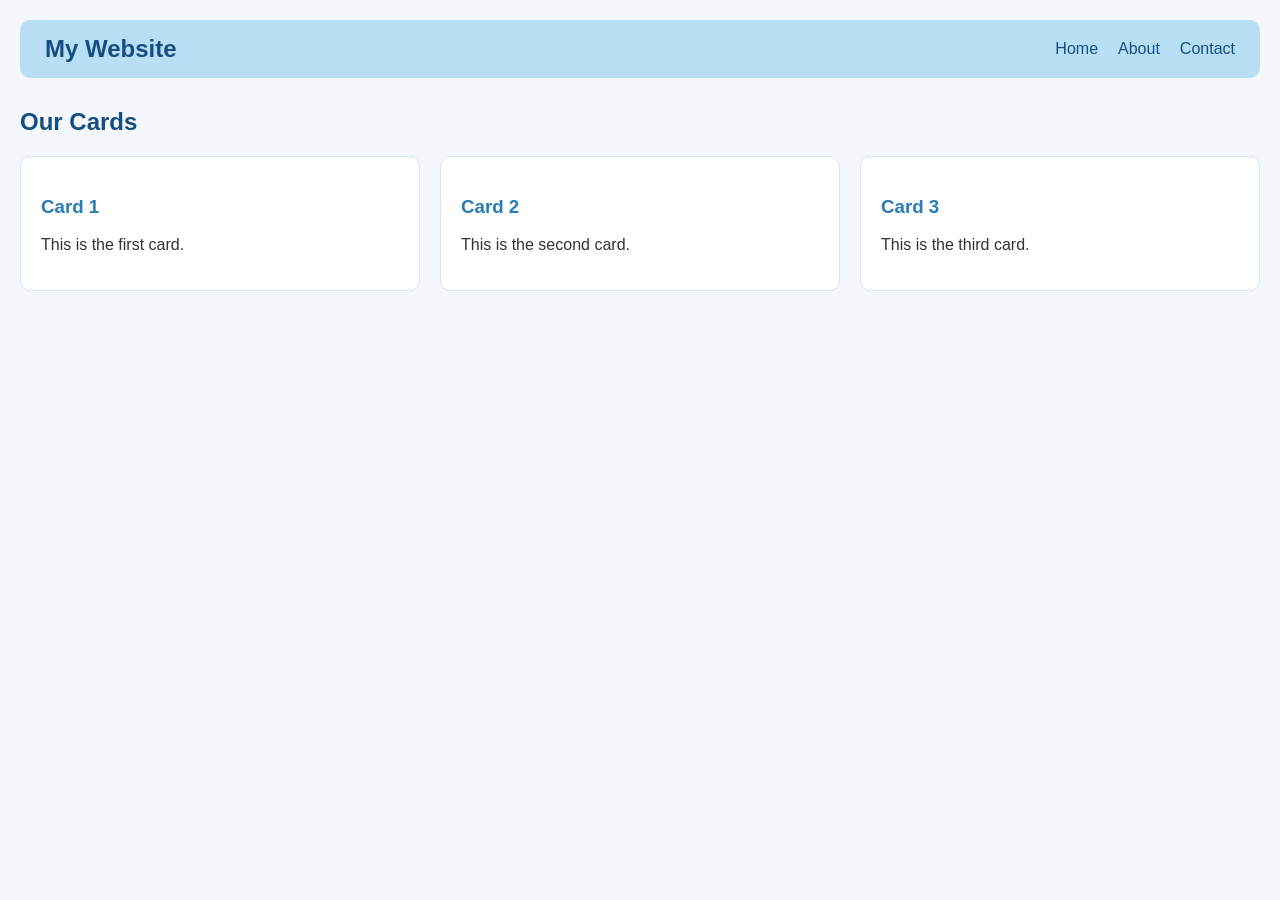
<file: ex00/index.html>
<!DOCTYPE html>
<html lang="en">
<head>
    <meta charset="UTF-8">
    <meta name="viewport" content="width=device-width, initial-scale=1.0">
    <title>Flexbox Layout</title>
    <link rel="stylesheet" href="style.css">
</head>
<body>

    <nav class="nav-container">
        <h1>My Website</h1>

        <div class="nav-links">
            <a href="#">Home</a>
            <a href="#">About</a>
            <a href="#">Contact</a>
        </div>
    </nav>

    <main>
        <h2>Our Cards</h2>

        <div class="card-container">
            <div class="card">
                <h3>Card 1</h3>
                <p>This is the first card.</p>
            </div>

            <div class="card">
                <h3>Card 2</h3>
                <p>This is the second card.</p>
            </div>

            <div class="card">
                <h3>Card 3</h3>
                <p>This is the third card.</p>
            </div>
        </div>
    </main>

</body>
</html>
</file>
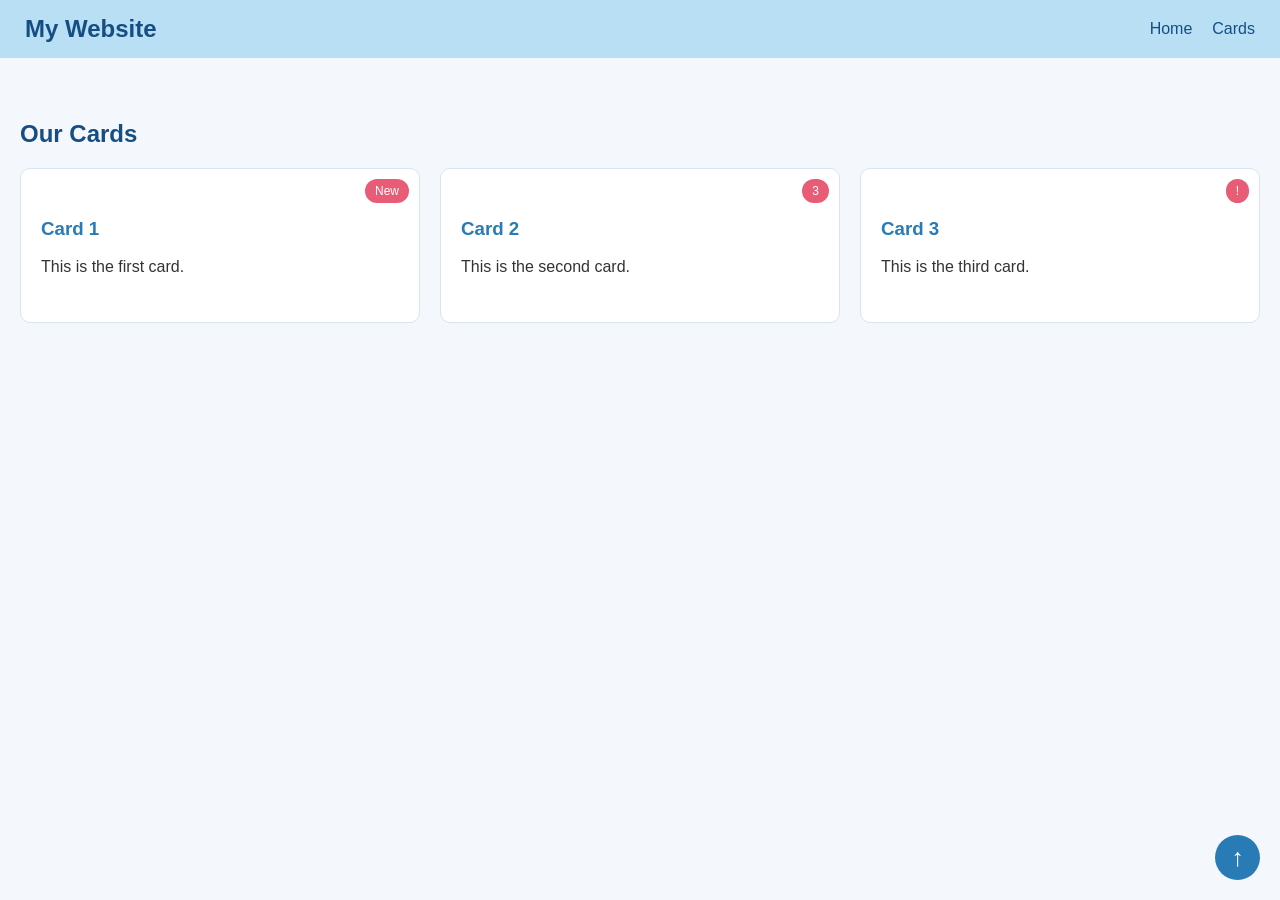
<file: ex01/index.html>
<!DOCTYPE html>
<html lang="en">
<head>
    <meta charset="UTF-8">
    <meta name="viewport" content="width=device-width, initial-scale=1.0">
    <title>Positioning Layout</title>
    <link rel="stylesheet" href="style.css">
</head>
<body id="top">

    <nav class="nav-container">
        <h1>My Website</h1>
        <div class="nav-links">
            <a href="#top">Home</a>
            <a href="#cards">Cards</a>
        </div>
    </nav>

    <main>
        <h2>Our Cards</h2>

        <div class="card-container" id="cards">

            <div class="card">
                <span class="badge">New</span>
                <h3>Card 1</h3>
                <p>This is the first card.</p>
            </div>

            <div class="card">
                <span class="badge">3</span>
                <h3>Card 2</h3>
                <p>This is the second card.</p>
            </div>

            <div class="card">
                <span class="badge">!</span>
                <h3>Card 3</h3>
                <p>This is the third card.</p>
            </div>

        </div>
    </main>

    <a class="back-to-top" href="#top">↑</a>

</body>
</html>
</file>
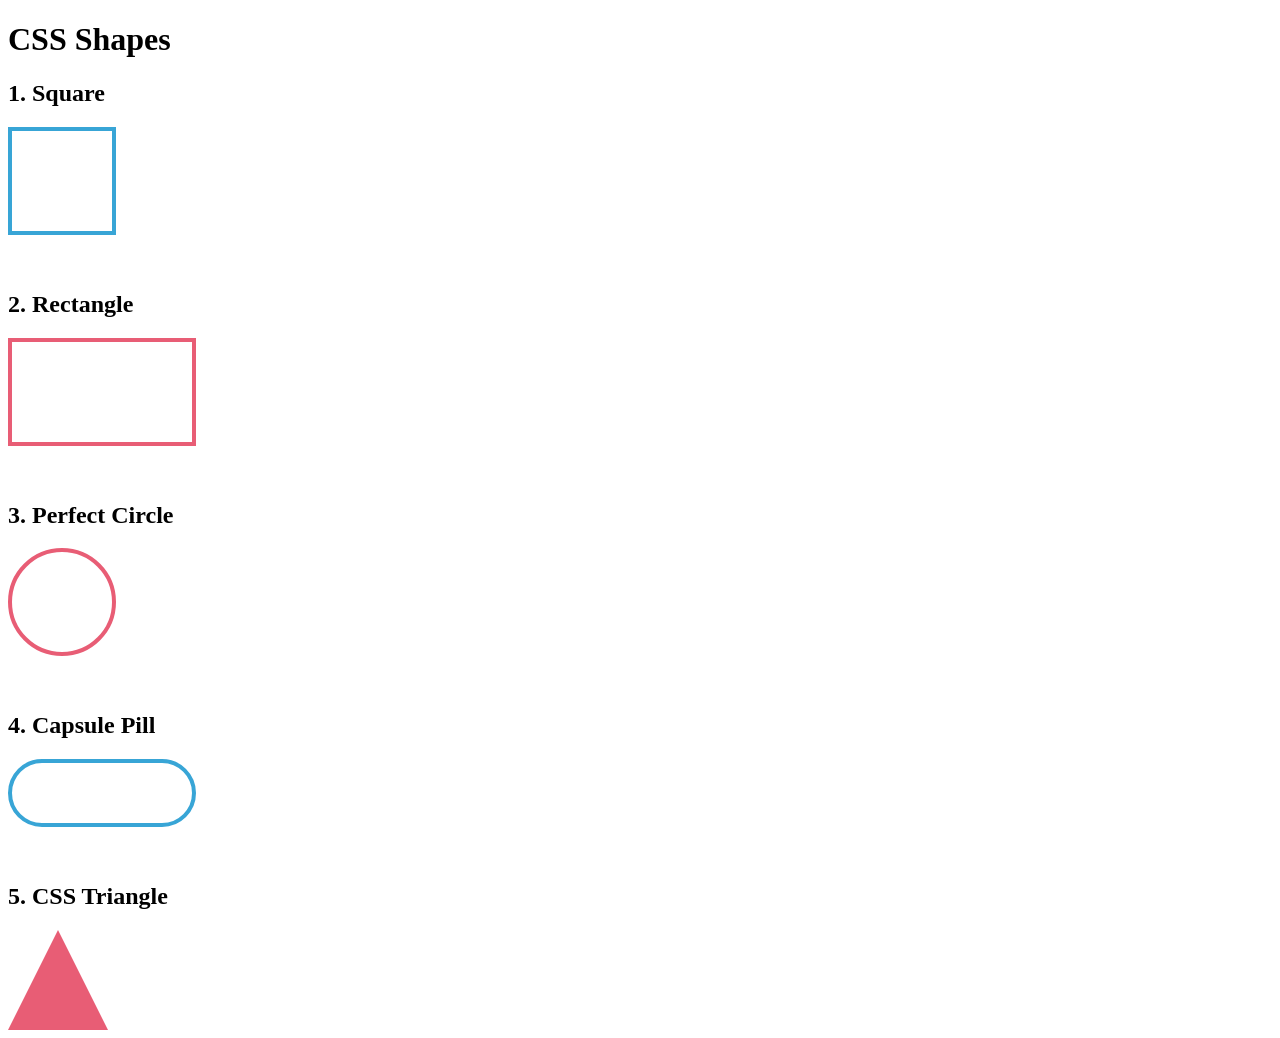
<file: ex02/index.html>
<!DOCTYPE html>
<html lang="en">
<head>
    <meta charset="UTF-8">
    <meta name="viewport" content="width=device-width, initial-scale=1.0">
    <title>CSS Shapes</title>
    <link rel="stylesheet" href="style.css">
</head>
<body>

    <h1>CSS Shapes</h1>

    <h2>1. Square</h2>
    <div class="square"></div>
    <br><br>

    <h2>2. Rectangle</h2>
    <div class="rectangle"></div>
    <br><br>

    <h2>3. Perfect Circle</h2>
    <div class="circle"></div>
    <br><br>

    <h2>4. Capsule Pill</h2>
    <div class="pill"></div>
    <br><br>

    <h2>5. CSS Triangle</h2>
    <div class="triangle"></div>

</body>
</html>
</file>
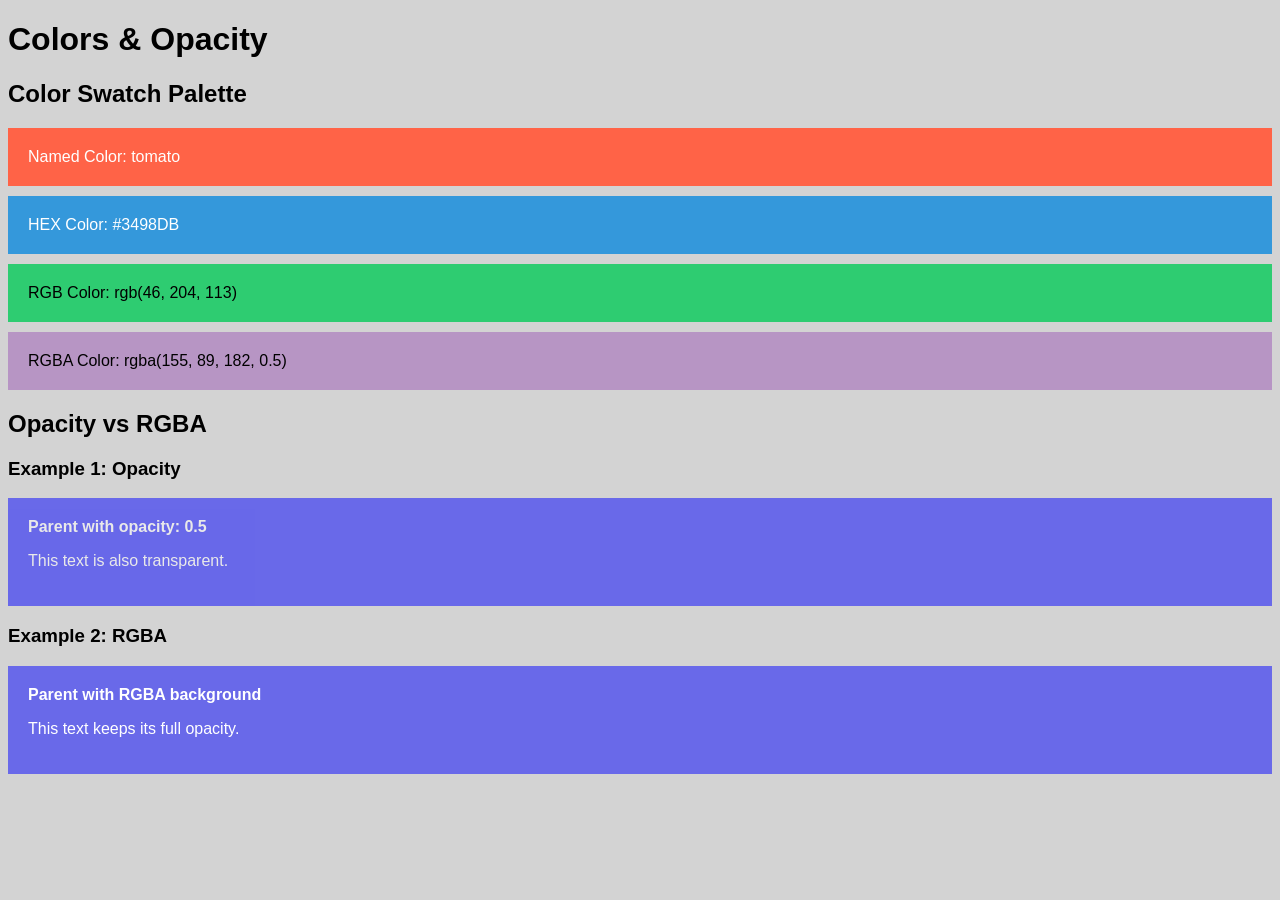
<file: ex03/index.html>
<!DOCTYPE html>
<html lang="en">
<head>
    <meta charset="UTF-8">
    <meta name="viewport" content="width=device-width, initial-scale=1.0">
    <title>Colors and Opacity</title>
    <link rel="stylesheet" href="style.css">
</head>
<body>

    <h1>Colors &amp; Opacity</h1>

    <h2>Color Swatch Palette</h2>

    <div class="named-color">Named Color: tomato</div>
    <div class="hex-color">HEX Color: #3498DB</div>
    <div class="rgb-color">RGB Color: rgb(46, 204, 113)</div>
    <div class="rgba-color">RGBA Color: rgba(155, 89, 182, 0.5)</div>

    <h2>Opacity vs RGBA</h2>

    <h3>Example 1: Opacity</h3>
    <div class="opacity-example">
        <strong>Parent with opacity: 0.5</strong>
        <p>This text is also transparent.</p>
    </div>

    <h3>Example 2: RGBA</h3>
    <div class="rgba-example">
        <strong>Parent with RGBA background</strong>
        <p>This text keeps its full opacity.</p>
    </div>

</body>
</html>
</file>
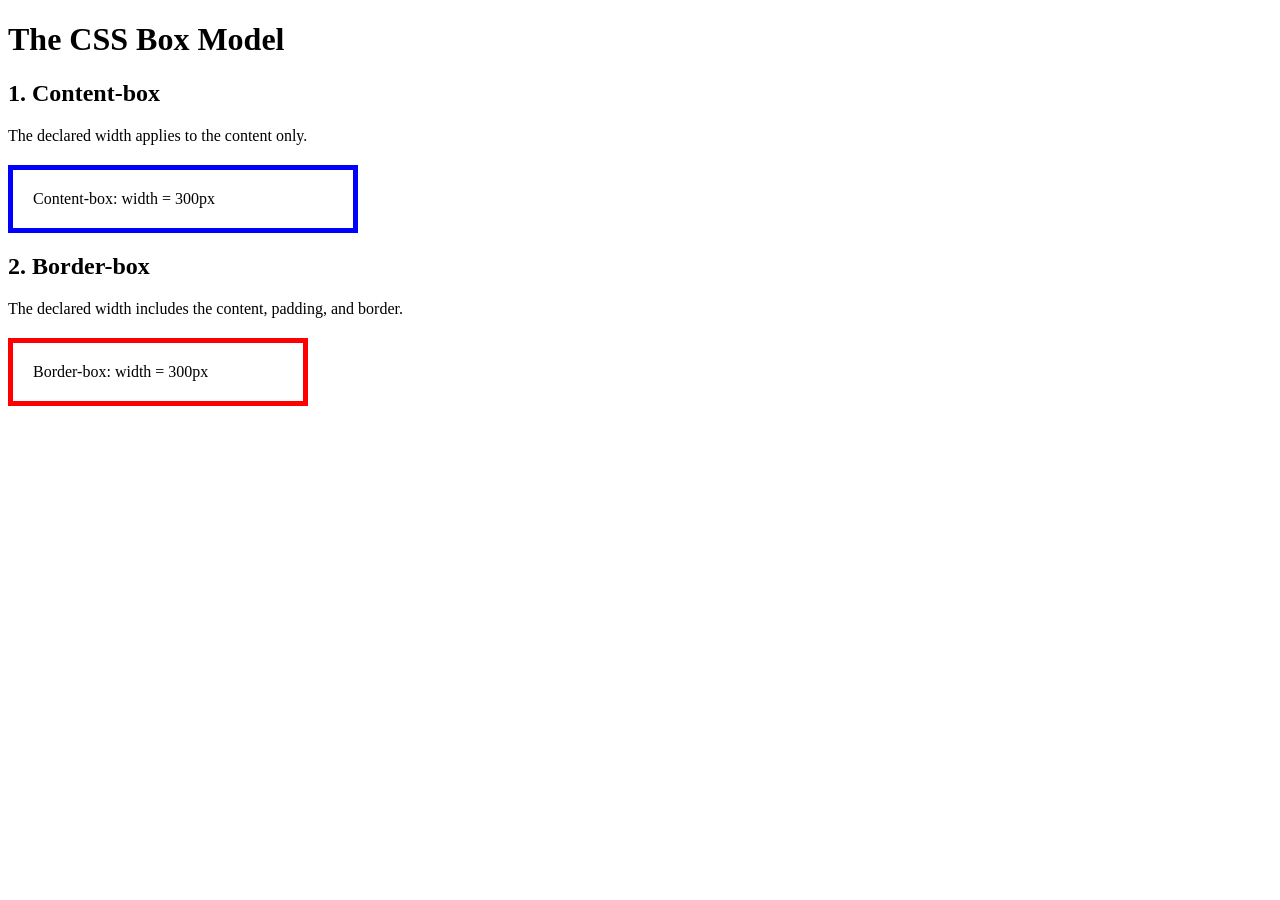
<file: ex04/index.html>
<!DOCTYPE html>
<html lang="en">
<head>
    <meta charset="UTF-8">
    <meta name="viewport" content="width=device-width, initial-scale=1.0">
    <title>The Box Model</title>
    <link rel="stylesheet" href="style.css">
</head>
<body>

    <h1>The CSS Box Model</h1>

    <h2>1. Content-box</h2>
    <p>The declared width applies to the content only.</p>

    <div class="content-box">
        Content-box: width = 300px
    </div>

    <h2>2. Border-box</h2>
    <p>The declared width includes the content, padding, and border.</p>

    <div class="border-box">
        Border-box: width = 300px
    </div>

</body>
</html>
</file>
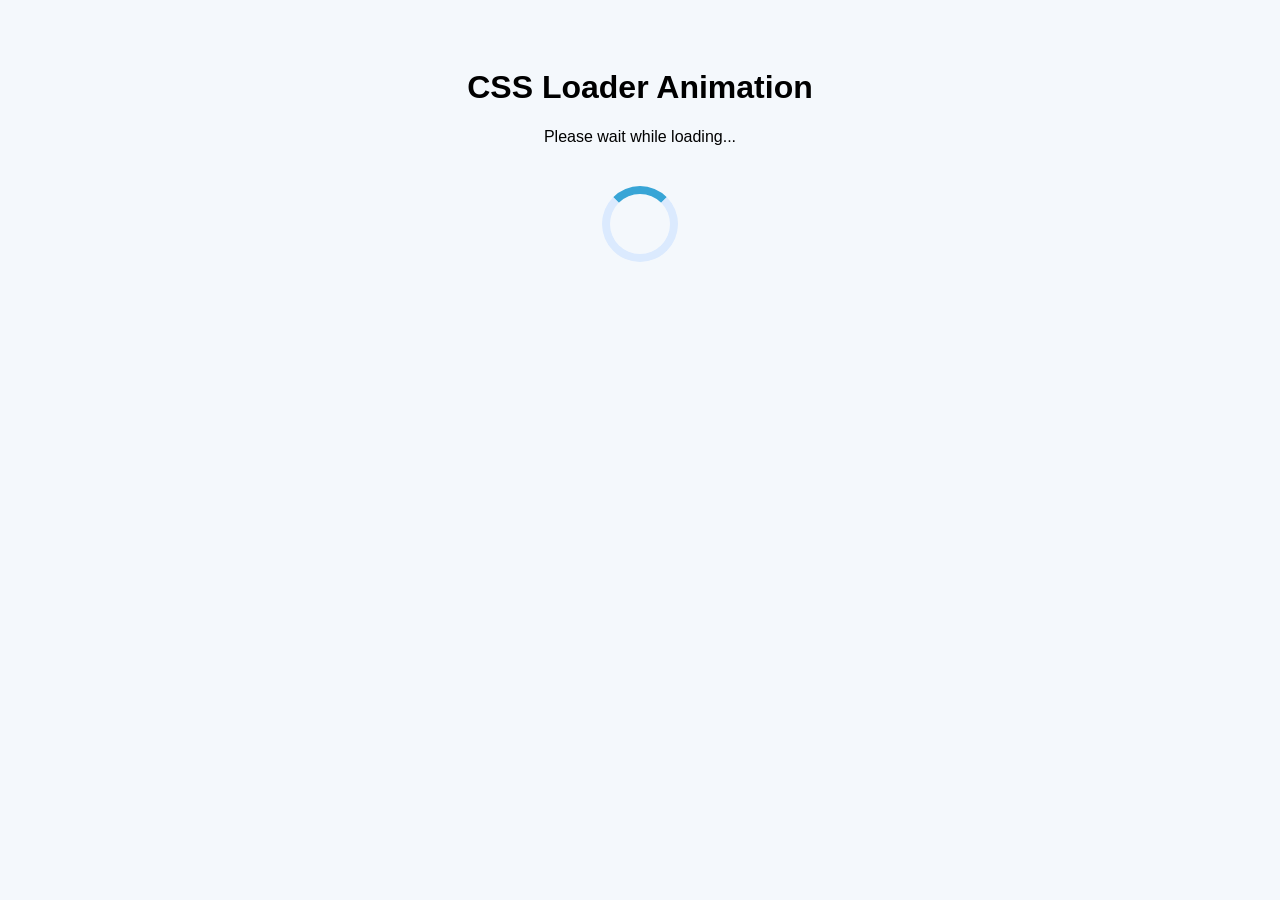
<file: ex05-bonus/index.html>
<!DOCTYPE html>
<html lang="en">
<head>
    <meta charset="UTF-8">
    <meta name="viewport" content="width=device-width, initial-scale=1.0">
    <title>Loader Animation</title>
    <link rel="stylesheet" href="style.css">
</head>
<body>

    <h1>CSS Loader Animation</h1>

    <p>Please wait while loading...</p>

    <div class="loader"></div>

</body>
</html>
</file>
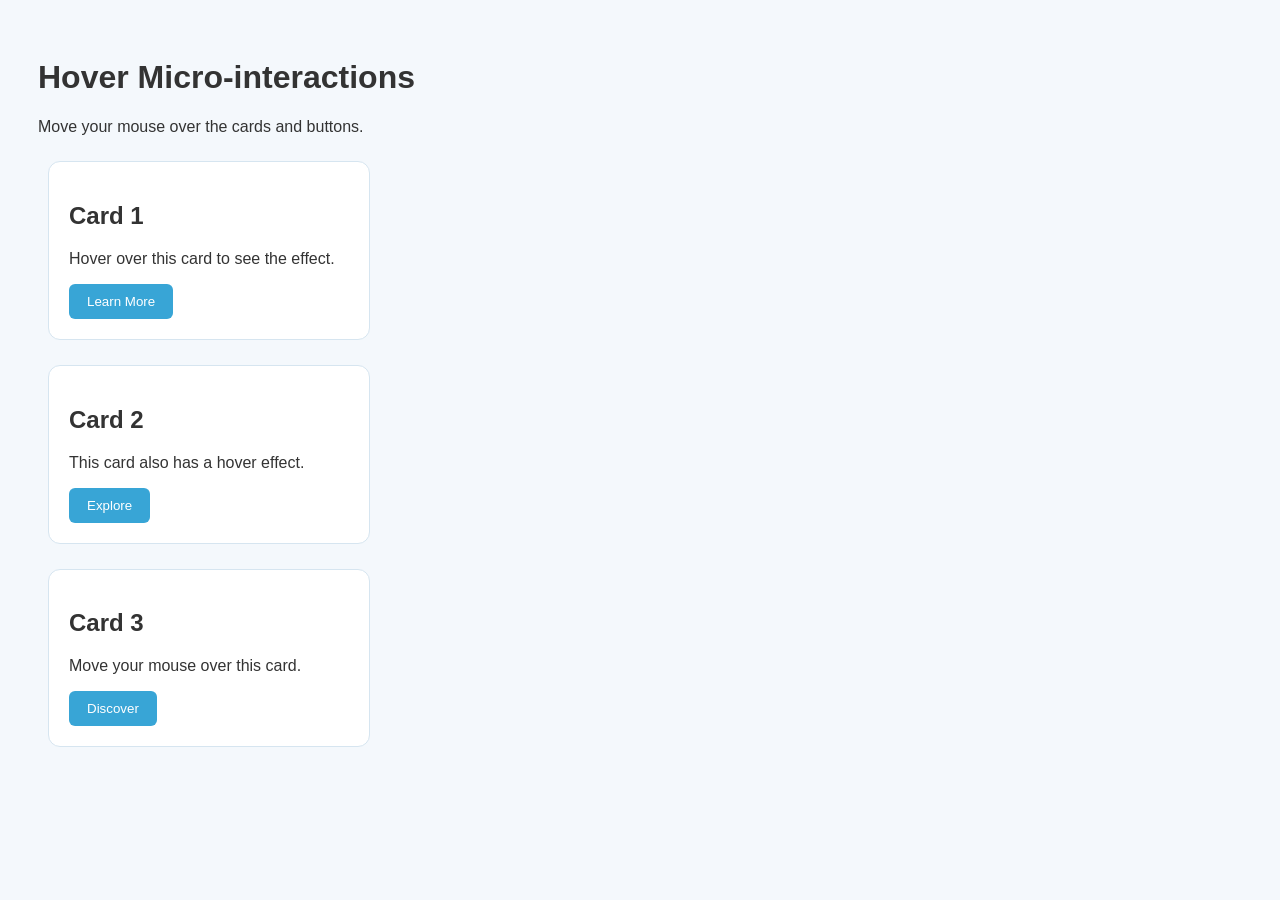
<file: ex06-bonus/index.html>
<!DOCTYPE html>
<html lang="en">
<head>
    <meta charset="UTF-8">
    <meta name="viewport" content="width=device-width, initial-scale=1.0">
    <title>Hover Micro-interactions</title>
    <link rel="stylesheet" href="style.css">
</head>
<body>

    <h1>Hover Micro-interactions</h1>

    <p>Move your mouse over the cards and buttons.</p>

    <div class="card">
        <h2>Card 1</h2>
        <p>Hover over this card to see the effect.</p>
        <button>Learn More</button>
    </div>

    <div class="card">
        <h2>Card 2</h2>
        <p>This card also has a hover effect.</p>
        <button>Explore</button>
    </div>

    <div class="card">
        <h2>Card 3</h2>
        <p>Move your mouse over this card.</p>
        <button>Discover</button>
    </div>

</body>
</html>
</file>
<file: ex00/style.css>
body {
    font-family: Arial, sans-serif;
    margin: 0;
    padding: 20px;
    background-color: #f4f8fc;
    color: #333;
}


.nav-container {
    display: flex;
    justify-content: space-between;
    align-items: center;
    gap: 20px;
    padding: 15px 25px;
    background-color: #b9dff5;
    border-radius: 10px;
}

.nav-container h1 {
    margin: 0;
    color: #164e83;
}

.nav-links {
    display: flex;
    align-items: center;
    gap: 20px;
}

.nav-links a {
    color: #164e83;
    text-decoration: none;
}


main {
    margin-top: 30px;
}

main h2 {
    color: #164e83;
}


.card-container {
    display: flex;
    flex-direction: row;
    flex-wrap: wrap;
    gap: 20px;
}

.card {
    flex: 1 1 250px;
    padding: 20px;
    background-color: #ffffff;
    border: 1px solid #d6e5f0;
    border-radius: 10px;
    box-sizing: border-box;
}

.card h3 {
    color: #287bb5;
}
</file>
<file: ex01/style.css>
body {
    margin: 0;
    padding: 100px 20px 80px;
    font-family: Arial, sans-serif;
    background-color: #f4f8fc;
    color: #333;
}

/* Fixed navigation bar */
.nav-container {
    position: fixed;
    top: 0;
    left: 0;
    width: 100%;
    box-sizing: border-box;
    display: flex;
    justify-content: space-between;
    align-items: center;
    padding: 15px 25px;
    background-color: #b9dff5;
    z-index: 100;
}

.nav-container h1 {
    margin: 0;
    color: #164e83;
}

.nav-links {
    display: flex;
    gap: 20px;
}

.nav-links a {
    color: #164e83;
    text-decoration: none;
}

/* Main content */
main h2 {
    color: #164e83;
}

/* Card container */
.card-container {
    position: relative;
    display: flex;
    flex-wrap: wrap;
    gap: 20px;
}

/* Individual card */
.card {
    position: relative;
    flex: 1 1 250px;
    box-sizing: border-box;
    padding: 30px 20px;
    background-color: white;
    border: 1px solid #d6e5f0;
    border-radius: 10px;
}

.card h3 {
    color: #287bb5;
}

/* Absolute notification badge */
.badge {
    position: absolute;
    top: 10px;
    right: 10px;
    padding: 5px 10px;
    background-color: #e85d75;
    color: white;
    border-radius: 12px;
    font-size: 12px;
    z-index: 1;
}

/* Fixed back-to-top button */
.back-to-top {
    position: fixed;
    right: 20px;
    bottom: 20px;
    z-index: 200;
    width: 45px;
    height: 45px;
    display: flex;
    justify-content: center;
    align-items: center;
    background-color: #287bb5;
    color: white;
    text-decoration: none;
    font-size: 25px;
    border-radius: 50%;
}
</file>
<file: ex02/style.css>
.square {
    width: 100px;
    height: 100px;
    border: 4px solid #38a5d6;
}

.rectangle {
    width: 180px;
    height: 100px;
    border: 4px solid #e85d75;
}

.circle {
    width: 100px;
    height: 100px;
    border: 4px solid #e85d75;
    border-radius: 50%;
}

.pill {
    width: 180px;
    height: 60px;
    border: 4px solid #38a5d6;
    border-radius: 999px;
}

.triangle {
    width: 0;
    height: 0;
    border-left: 50px solid transparent;
    border-right: 50px solid transparent;
    border-bottom: 100px solid #e85d75;
}
</file>
<file: ex03/style.css>
body {
    background-color: lightgray;
    color: black;
    font-family: Arial, sans-serif;
}

.named-color {
    background-color: tomato;
    color: white;
    padding: 20px;
    margin: 10px 0;
}

.hex-color {
    background-color: #3498DB;
    color: white;
    padding: 20px;
    margin: 10px 0;
}

.rgb-color {
    background-color: rgb(46, 204, 113);
    color: black;
    padding: 20px;
    margin: 10px 0;
}

.rgba-color {
    background-color: rgba(155, 89, 182, 0.5);
    color: black;
    padding: 20px;
    margin: 10px 0;
}

.opacity-example {
    background-color: blue;
    color: white;
    opacity: 0.5;
    padding: 20px;
    margin: 10px 0;
}

.rgba-example {
    background-color: rgba(0, 0, 255, 0.5);
    color: white;
    padding: 20px;
    margin: 10px 0;
}
</file>
<file: ex04/style.css>
*, *::before, *::after {
    box-sizing: border-box;
}

.content-box {
    box-sizing: content-box;
    width: 300px;
    padding: 20px;
    border: 5px solid blue;
    margin: 20px 0;
}

.border-box {
    box-sizing: border-box;
    width: 300px;
    padding: 20px;
    border: 5px solid red;
    margin: 20px 0;
}
</file>
<file: ex05-bonus/style.css>
body {
    font-family: Arial, sans-serif;
    text-align: center;
    padding: 40px;
    background-color: #f4f8fc;
}

.loader {
    width: 60px;
    height: 60px;
    margin: 40px auto;
    border: 8px solid #dbeafe;
    border-top: 8px solid #38a5d6;
    border-radius: 50%;
    animation-name: spin;
    animation-duration: 1s;
    animation-iteration-count: infinite;
    animation-timing-function: linear;
}

@keyframes spin {
    from {
        transform: rotate(0deg);
    }

    to {
        transform: rotate(360deg);
    }
}
</file>
<file: ex06-bonus/style.css>
body {
    font-family: Arial, sans-serif;
    padding: 30px;
    background-color: #f4f8fc;
    color: #333;
}

.card {
    width: 280px;
    padding: 20px;
    margin: 25px 10px;
    background-color: white;
    border: 1px solid #d6e5f0;
    border-radius: 12px;
    transition: transform 0.3s ease;
}

.card:hover {
    transform: translateY(-8px) scale(1.05);
}

button {
    padding: 10px 18px;
    background-color: #38a5d6;
    color: white;
    border: none;
    border-radius: 6px;
    cursor: pointer;
    transition: transform 0.3s ease;
}

button:hover {
    transform: translateY(-8px) scale(1.05);
}
</file>
